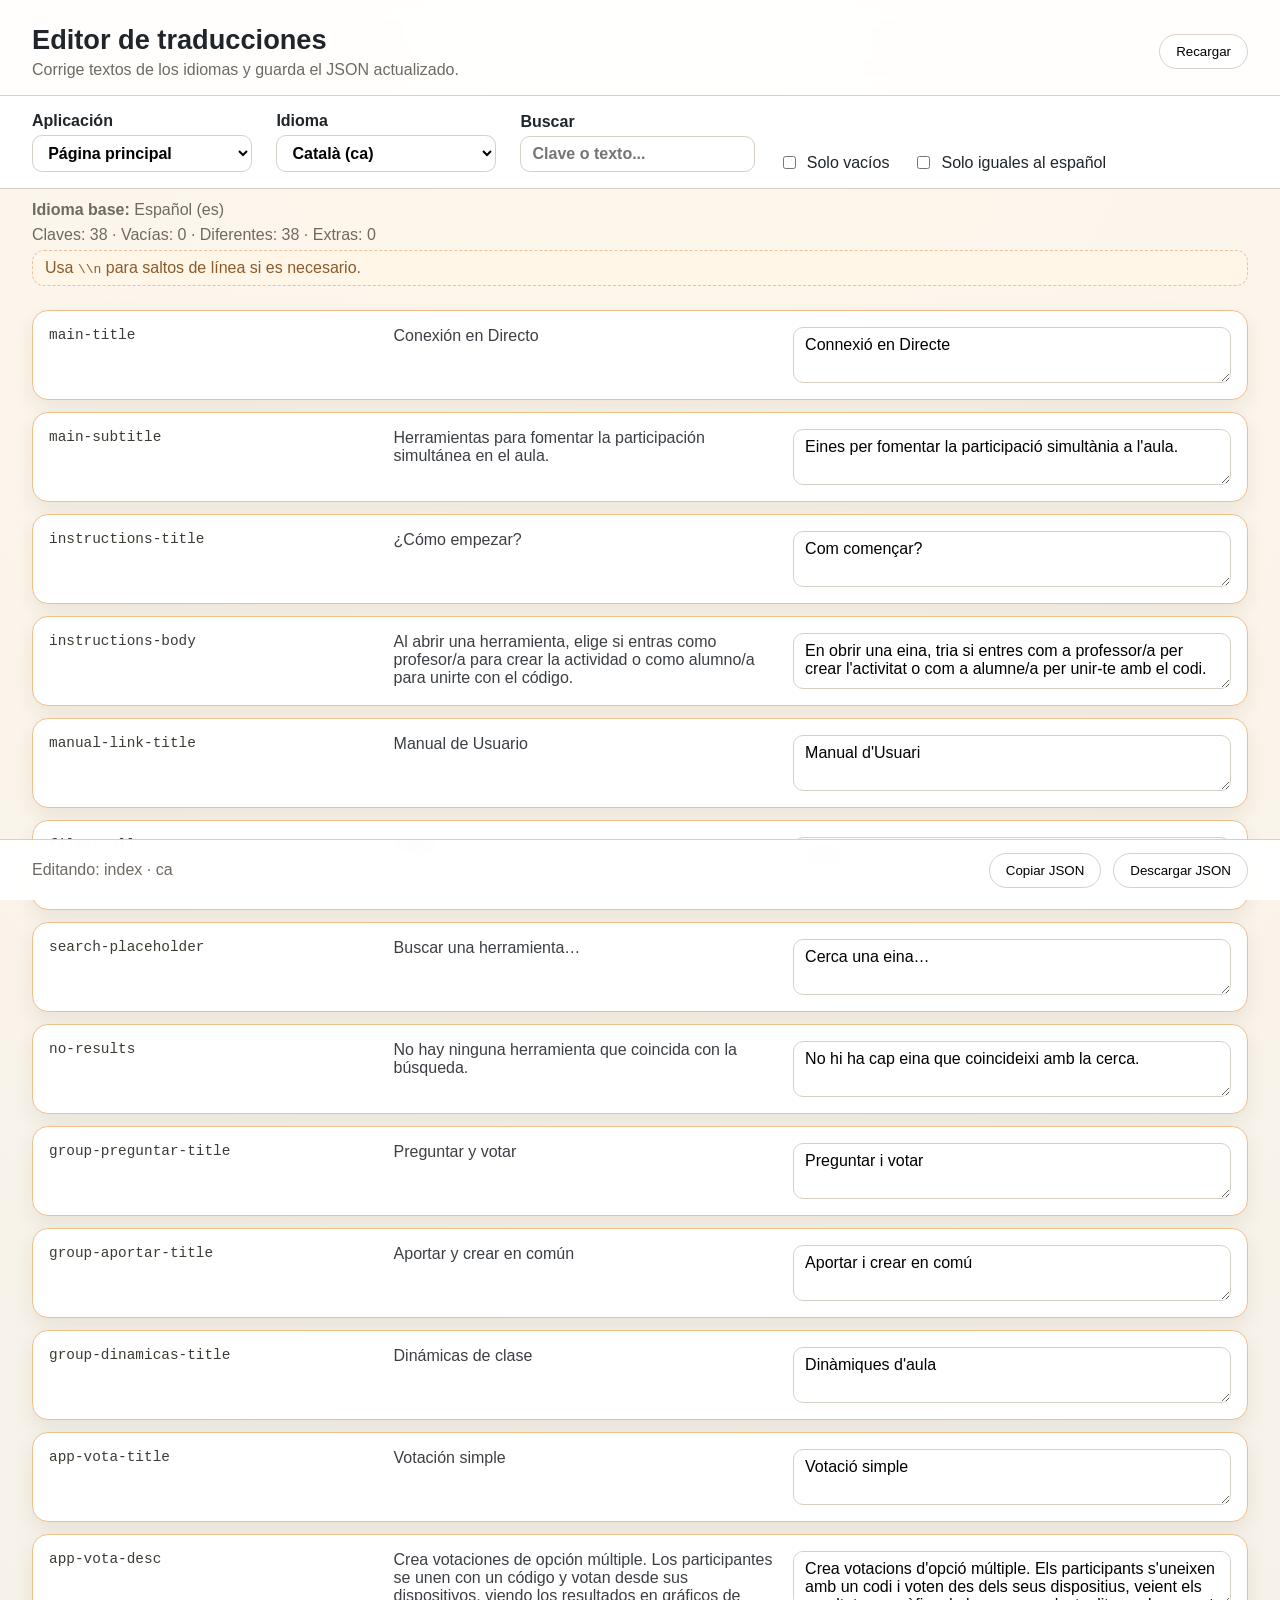
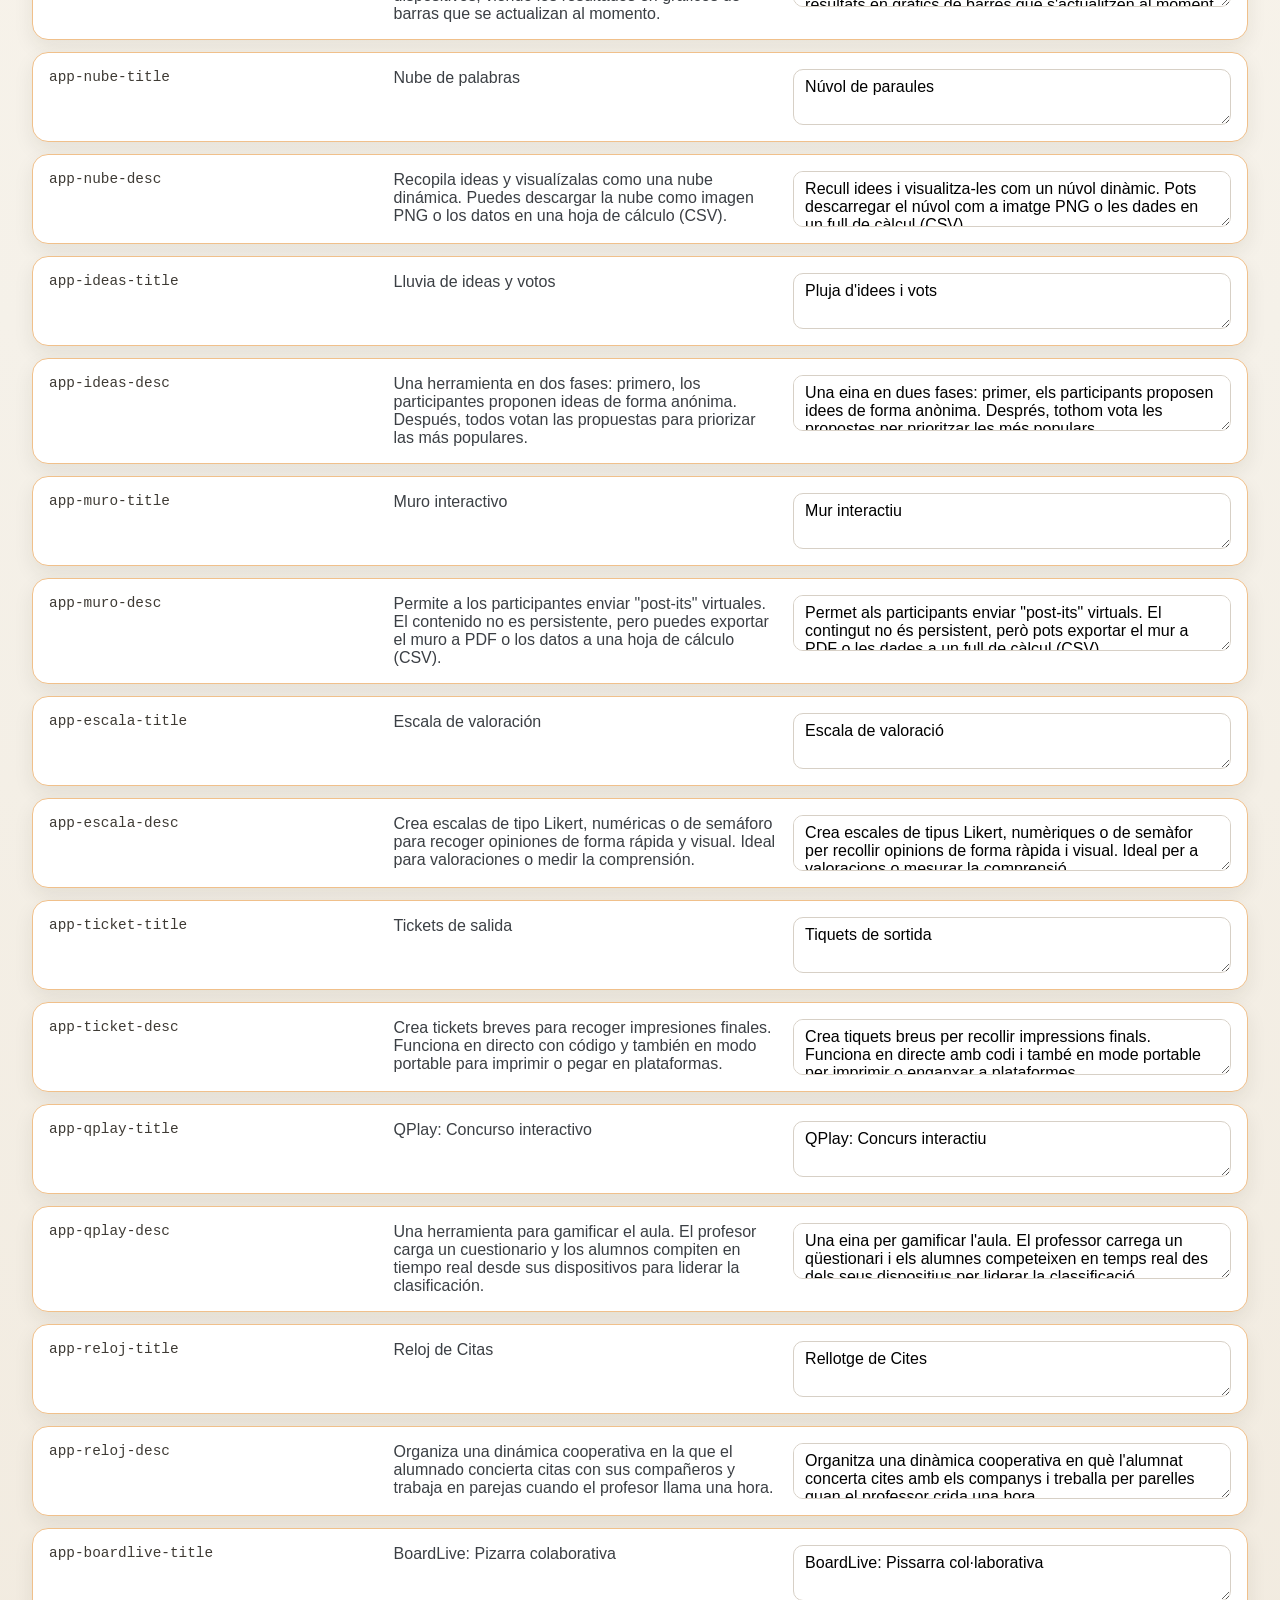
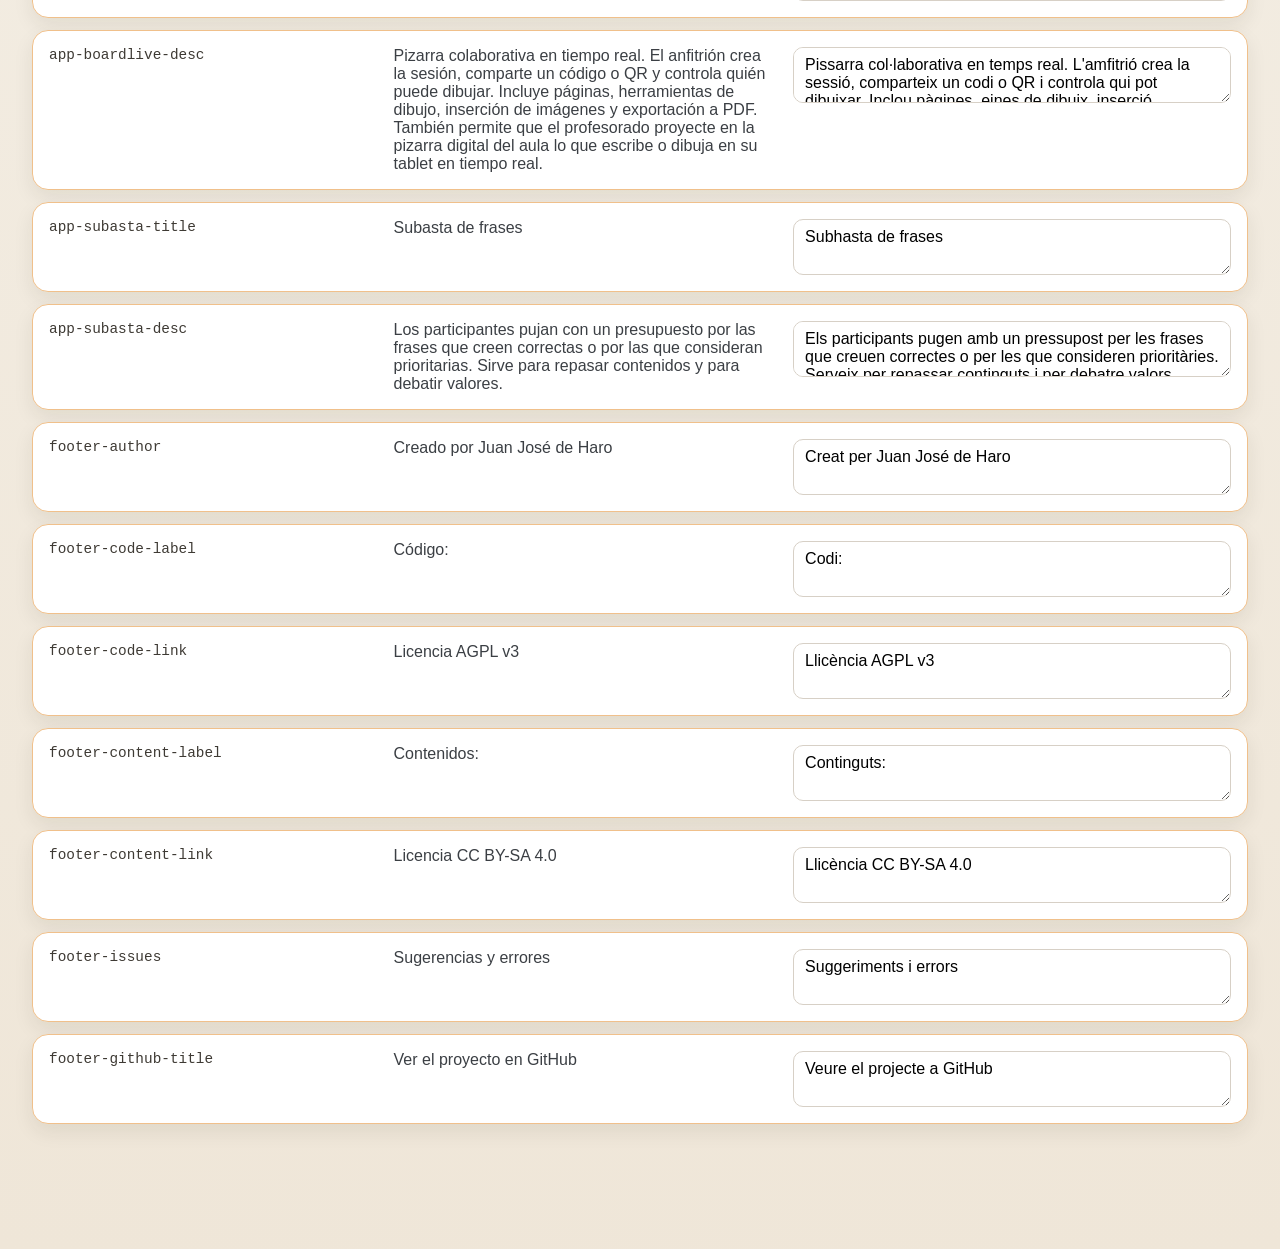
<file: locales/editor.html>
<!doctype html>
<html lang="es">
  <head>
    <meta charset="UTF-8" />
    <meta name="viewport" content="width=device-width, initial-scale=1.0" />
    <title>Editor de traducciones</title>
    <link rel="stylesheet" href="./editor.css" />
  </head>
  <body>
    <header class="app-header">
      <div>
        <h1>Editor de traducciones</h1>
        <p class="subtitle">Corrige textos de los idiomas y guarda el JSON actualizado.</p>
      </div>
      <div class="header-actions">
        <button id="reload-button" type="button">Recargar</button>
      </div>
    </header>

    <section class="controls">
      <label>
        Aplicación
        <select id="app-select"></select>
      </label>
      <label>
        Idioma
        <select id="language-select"></select>
      </label>
      <label class="search-field">
        Buscar
        <input id="search-input" type="search" placeholder="Clave o texto..." />
      </label>
      <label class="checkbox-field">
        <input id="missing-only" type="checkbox" />
        Solo vacíos
      </label>
      <label class="checkbox-field">
        <input id="changed-only" type="checkbox" />
        Solo iguales al español
      </label>
    </section>

    <section class="status" id="status">
      <div><strong>Idioma base:</strong> Español (es)</div>
      <div id="stats">Cargando...</div>
      <div class="note">
        Usa <code>\\n</code> para saltos de línea si es necesario.
      </div>
    </section>

    <main class="table" id="rows"></main>

    <template id="row-template">
      <div class="row">
        <div class="cell key"></div>
        <div class="cell base"></div>
        <div class="cell target">
          <textarea rows="2" spellcheck="true"></textarea>
        </div>
      </div>
    </template>

    <footer class="app-footer">
      <div id="footer-status"></div>
      <div class="footer-actions">
        <button id="copy-button" type="button">Copiar JSON</button>
        <button id="download-button" type="button">Descargar JSON</button>
      </div>
    </footer>

    <script type="module" src="./editor.js"></script>
  </body>
</html>
</file>
<file: locales/editor.css>
:root {
  color-scheme: light;
  font-family: "Source Sans 3", "Work Sans", "Segoe UI", sans-serif;
  --bg: #f5f1e9;
  --panel: #ffffff;
  --border: #d7d0c6;
  --text: #1f252b;
  --muted: #6f6a60;
  --accent: #f2b179;
  --accent-strong: #e6974f;
}

* {
  box-sizing: border-box;
}

body {
  margin: 0;
  background: radial-gradient(circle at top, #fff7ec 0%, #f5f1e9 45%, #efe6d8 100%);
  color: var(--text);
}

.app-header {
  display: flex;
  justify-content: space-between;
  gap: 1rem;
  padding: 1.5rem 2rem 1rem;
  align-items: center;
  border-bottom: 1px solid var(--border);
  background: rgba(255, 255, 255, 0.9);
  backdrop-filter: blur(8px);
  position: sticky;
  top: 0;
  z-index: 10;
}

.app-header h1 {
  margin: 0;
  font-size: 1.7rem;
}

.subtitle {
  margin: 0.3rem 0 0;
  color: var(--muted);
}

.header-actions,
.footer-actions {
  display: flex;
  gap: 0.75rem;
}

button {
  border: 1px solid var(--border);
  background: var(--panel);
  padding: 0.55rem 1rem;
  border-radius: 999px;
  cursor: pointer;
  transition: transform 0.2s ease, background 0.2s ease;
}

button:hover {
  background: var(--accent);
  border-color: var(--accent-strong);
  transform: translateY(-1px);
}

.controls {
  display: flex;
  flex-wrap: wrap;
  gap: 1rem 1.5rem;
  align-items: end;
  padding: 1rem 2rem;
  background: var(--panel);
  border-bottom: 1px solid var(--border);
}

label {
  display: flex;
  flex-direction: column;
  gap: 0.35rem;
  font-weight: 600;
}

.search-field input,
select {
  min-width: 220px;
}

input,
select,
textarea {
  font: inherit;
  padding: 0.5rem 0.7rem;
  border: 1px solid var(--border);
  border-radius: 10px;
  background: #fff;
}

.checkbox-field {
  flex-direction: row;
  align-items: center;
  gap: 0.5rem;
  font-weight: 500;
}

.status {
  padding: 0.75rem 2rem 0.5rem;
  color: var(--muted);
  display: flex;
  flex-direction: column;
  gap: 0.4rem;
}

.note {
  background: #fff6e8;
  border: 1px dashed #e9c09d;
  padding: 0.5rem 0.75rem;
  border-radius: 12px;
  color: #8b5a2b;
}

.table {
  display: grid;
  gap: 0.75rem;
  padding: 1rem 2rem 4rem;
}

.row {
  display: grid;
  grid-template-columns: 1.2fr 1.4fr 1.6fr;
  gap: 1rem;
  padding: 1rem;
  background: var(--panel);
  border-radius: 16px;
  border: 1px solid var(--border);
  box-shadow: 0 8px 20px rgba(43, 34, 14, 0.08);
}

.cell {
  display: flex;
  flex-direction: column;
  gap: 0.4rem;
}

.key {
  font-family: "JetBrains Mono", "Fira Mono", monospace;
  font-size: 0.9rem;
  color: #3e3a34;
  word-break: break-word;
}

.base {
  white-space: pre-wrap;
  color: #3b3f44;
}

.target textarea {
  width: 100%;
  min-height: 3.5rem;
  resize: vertical;
}

.row.is-missing {
  border-color: #e5a6a6;
  background: #fff7f7;
}

.row.is-changed {
  border-color: #f0c08b;
}

.app-footer {
  position: sticky;
  bottom: 0;
  background: rgba(255, 255, 255, 0.96);
  backdrop-filter: blur(8px);
  border-top: 1px solid var(--border);
  display: flex;
  justify-content: space-between;
  align-items: center;
  padding: 0.8rem 2rem;
}

#footer-status {
  color: var(--muted);
}

@media (max-width: 1000px) {
  .row {
    grid-template-columns: 1fr;
  }
}

@media (max-width: 700px) {
  .app-header,
  .controls {
    padding: 1rem;
  }
  .table {
    padding: 1rem 1rem 5rem;
  }
  button {
    width: 100%;
  }
  .header-actions,
  .footer-actions {
    flex-direction: column;
  }
}
</file>
